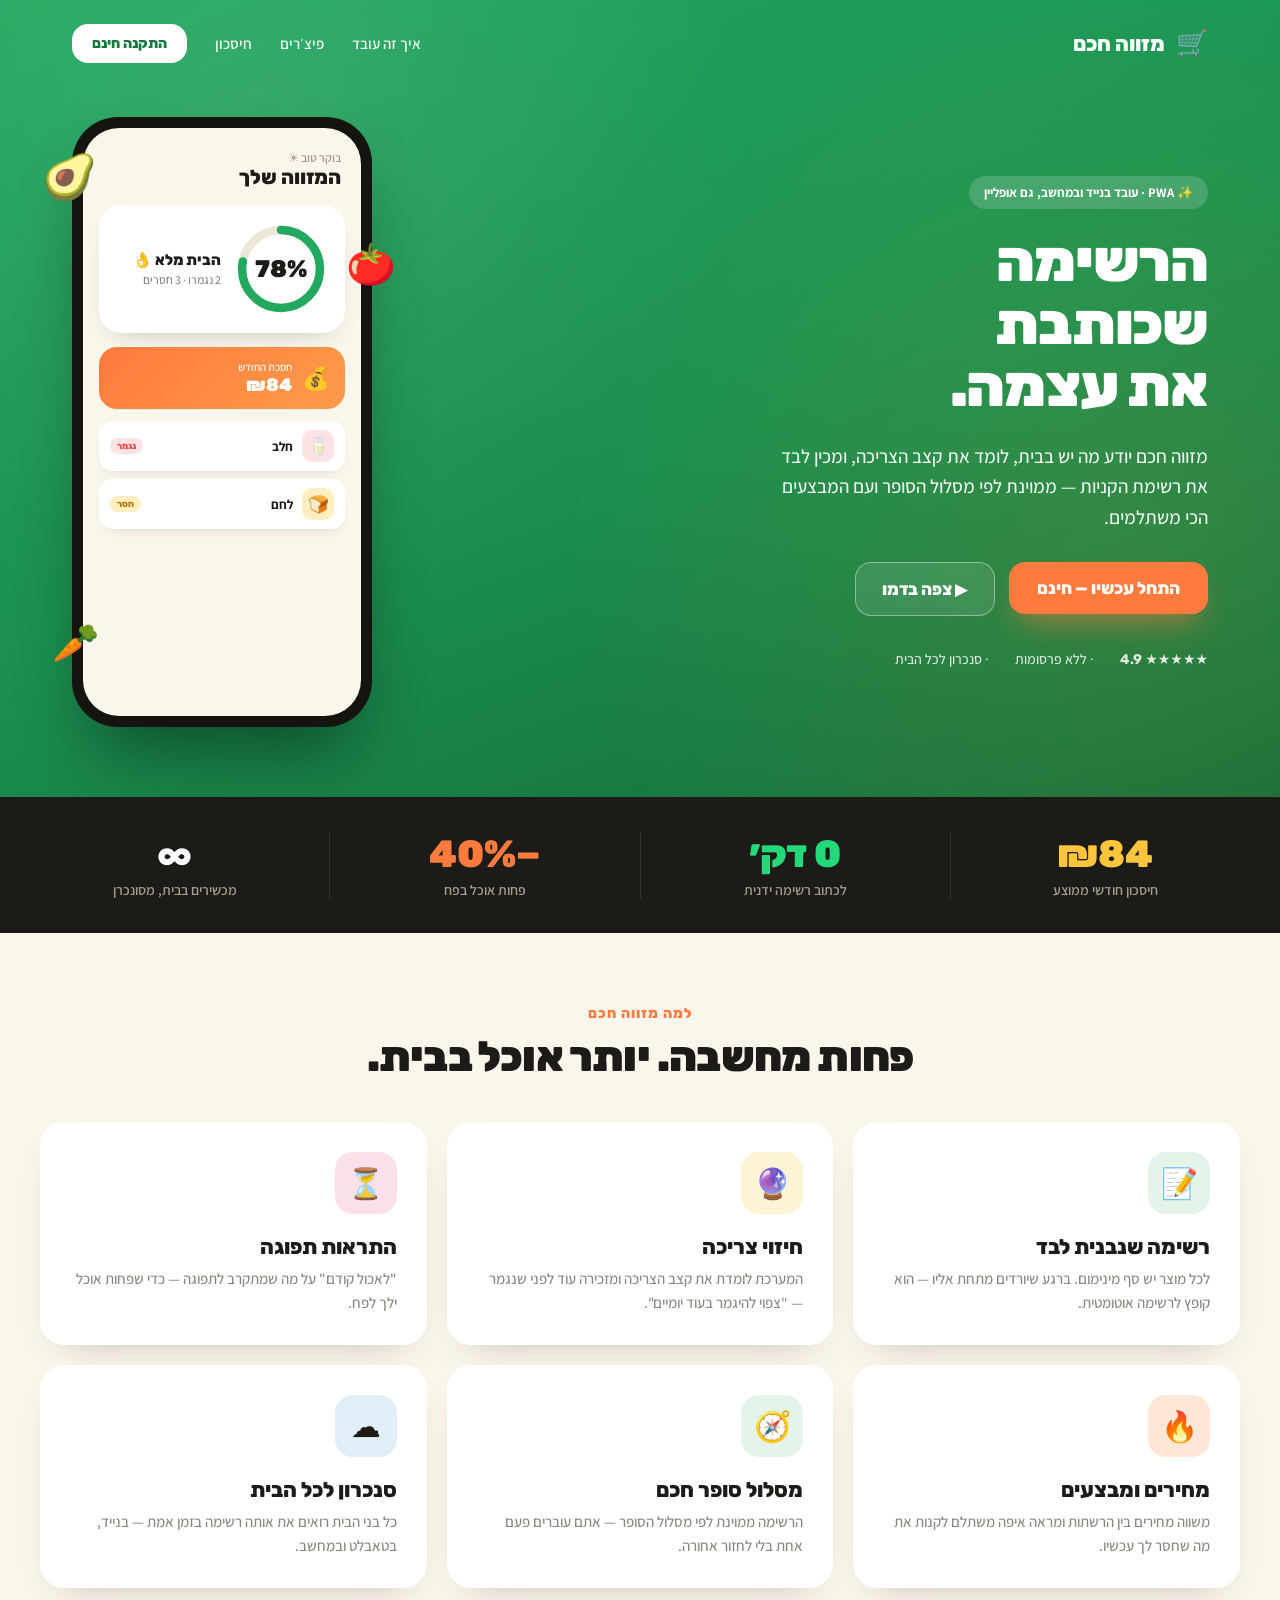
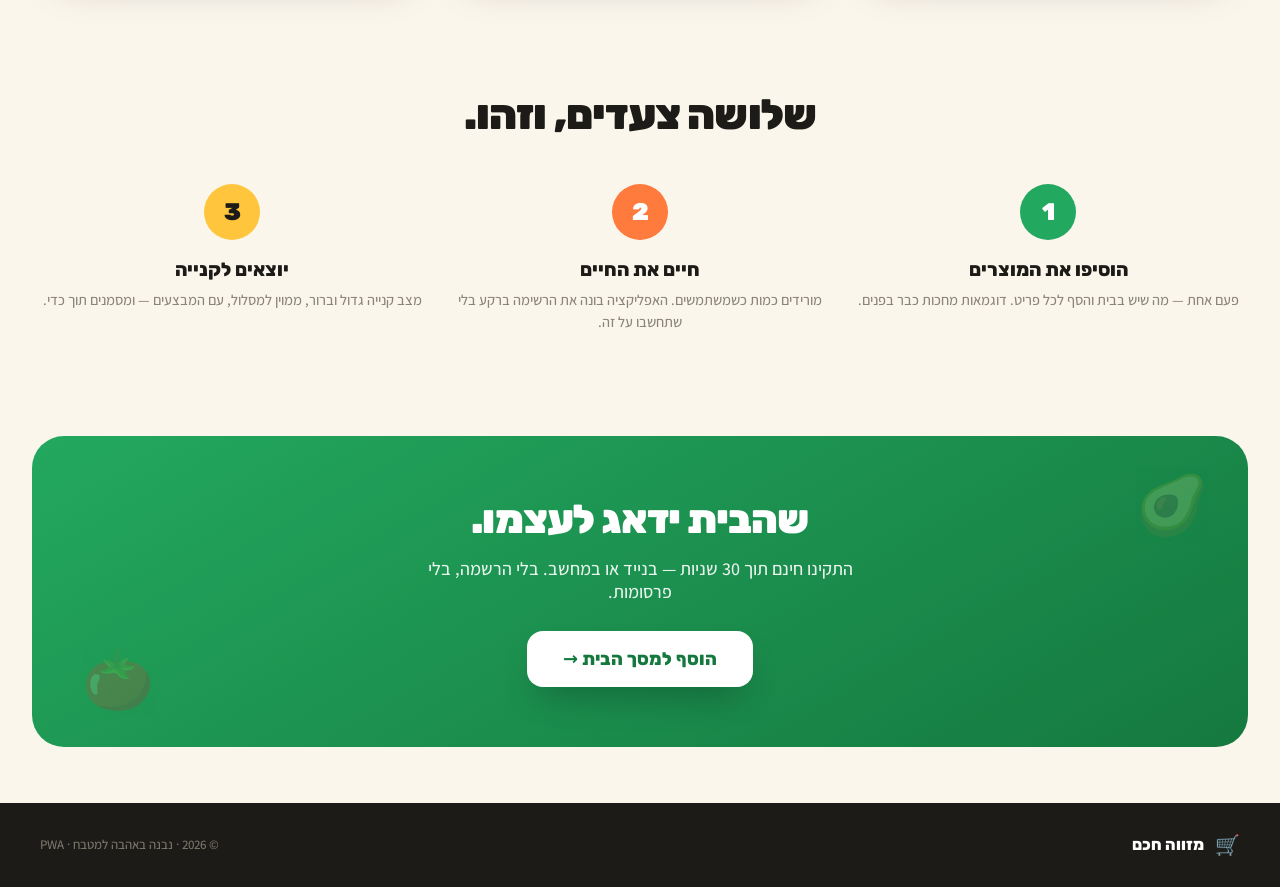
<file: landing.html>
<!DOCTYPE html>
<html lang="he" dir="rtl">
<head>
  <meta charset="UTF-8" />
  <meta name="viewport" content="width=device-width, initial-scale=1" />
  <meta name="theme-color" content="#23A85F" />
  <title>מזווה חכם — הרשימה שכותבת את עצמה</title>
  <meta name="description" content="מזווה חכם יודע מה יש בבית, לומד את קצב הצריכה, ומכין לבד את רשימת הקניות — ממוינת לפי מסלול הסופר ועם המבצעים הכי משתלמים. PWA חינמי, עובד בנייד ובמחשב." />
  <link rel="manifest" href="manifest.webmanifest" />
  <link rel="apple-touch-icon" href="icon.svg" />
  <link rel="preconnect" href="https://fonts.googleapis.com" />
  <link rel="preconnect" href="https://fonts.gstatic.com" crossorigin />
  <link href="https://fonts.googleapis.com/css2?family=Rubik:wght@400;500;600;700;800;900&family=Assistant:wght@400;500;600;700;800&display=swap" rel="stylesheet" />
  <style>
    :root {
      --bg:#FBF6EC; --ink:#1C1B17; --dim:#8A857A; --faint:#A39D8E; --border:#ECE6D6;
      --accent:#23A85F; --accent-deep:#15793F; --accent-soft:#E4F4E8;
      --pop:#FF7A3D; --pop2:#FF9B4A; --sun:#FFC53D;
      --out:#EF4B4B; --out-soft:#FCE2E2; --low:#F5A623; --low-soft:#FFEFC2; --low-text:#B4790A;
      --expiry:#E0518A; --expiry-soft:#FBE0EC;
      --head:'Rubik',system-ui,sans-serif; --body:'Assistant',system-ui,sans-serif;
    }
    * { box-sizing:border-box; }
    html,body { margin:0; padding:0; }
    body { background:var(--bg); color:var(--ink); font-family:var(--body); font-weight:500; direction:rtl; -webkit-font-smoothing:antialiased; overflow-x:hidden; }
    h1,h2,h3 { font-family:var(--head); margin:0; }
    a { text-decoration:none; color:inherit; }
    .wrap { max-width:1200px; margin:0 auto; }
    .btn { border:none; cursor:pointer; font-family:var(--head); font-weight:800; border-radius:16px; }
    @keyframes floaty { 0%,100% { transform:translateY(0) rotate(var(--r,0deg)); } 50% { transform:translateY(-10px) rotate(var(--r,0deg)); } }
    @keyframes gaugeFill { from { stroke-dashoffset:691; } to { stroke-dashoffset:152; } }
    @media (prefers-reduced-motion: reduce) { * { animation:none !important; } }

    /* HERO */
    .hero { position:relative; background:linear-gradient(160deg,#23A85F 0%,#1b8f4f 55%,#136b39 100%); overflow:hidden; }
    .hero::before { content:''; position:absolute; inset:0; opacity:.5; background:radial-gradient(circle at 20% 15%, rgba(255,255,255,.18), transparent 40%), radial-gradient(circle at 88% 70%, rgba(255,197,61,.25), transparent 45%); }
    .hero .wrap { position:relative; padding:0 32px 70px; }
    nav { display:flex; align-items:center; justify-content:space-between; padding:24px 0; color:#fff; }
    .logo { display:flex; align-items:center; gap:11px; font:800 21px var(--head); }
    .navlinks { display:flex; align-items:center; gap:28px; font:600 15px var(--body); }
    .navlinks span { opacity:.9; }
    .nav-cta { background:#fff; color:var(--accent-deep); padding:11px 20px; font-size:14px; }
    .hero-grid { display:flex; align-items:center; gap:40px; margin-top:30px; }
    .hero-text { flex:1; color:#fff; }
    .pill { display:inline-flex; align-items:center; gap:8px; background:rgba(255,255,255,.16); padding:8px 15px; border-radius:30px; font:700 13px var(--body); margin-bottom:22px; }
    .hero-text h1 { font:900 58px/1.08 var(--head); letter-spacing:-1.2px; }
    .hero-text p { margin:22px 0 0; font:500 19px/1.6 var(--body); max-width:440px; color:rgba(255,255,255,.92); }
    .hero-ctas { display:flex; gap:14px; margin-top:30px; flex-wrap:wrap; }
    .cta-pop { background:var(--pop); color:#fff; padding:16px 28px; font-size:17px; box-shadow:0 16px 30px -10px rgba(255,122,61,.6); }
    .cta-ghost { background:rgba(255,255,255,.1); color:#fff; padding:16px 26px; font-size:17px; border:1px solid rgba(255,255,255,.4); }
    .social { display:flex; gap:26px; margin-top:34px; font:500 14px var(--body); color:rgba(255,255,255,.85); flex-wrap:wrap; }
    .social b { font-family:var(--head); }

    /* phone mockup */
    .phone { flex-shrink:0; position:relative; width:300px; }
    .phone .float { position:absolute; font-size:44px; }
    .phone .bezel { width:300px; height:610px; background:#15140f; border-radius:46px; padding:11px; box-shadow:0 40px 70px -20px rgba(0,0,0,.45); }
    .phone .screen { width:100%; height:100%; background:var(--bg); border-radius:36px; overflow:hidden; display:flex; flex-direction:column; }
    .ph-greet { padding:22px 20px 10px; }
    .ph-greet .g { font:600 12px var(--body); color:var(--faint); }
    .ph-greet .t { font:800 20px var(--head); }
    .ph-card { margin:6px 16px; background:#fff; border-radius:22px; padding:18px; box-shadow:0 12px 26px -16px rgba(28,27,23,.3); display:flex; align-items:center; gap:14px; }
    .ph-gauge { position:relative; width:92px; height:92px; flex-shrink:0; }
    .ph-gauge svg { width:92px; height:92px; transform:rotate(-90deg); }
    .ph-gauge .c { position:absolute; inset:0; display:grid; place-items:center; font:900 24px var(--head); }
    .ph-save { margin:8px 16px 0; background:linear-gradient(135deg,var(--pop),var(--pop2)); border-radius:18px; padding:13px 16px; color:#fff; display:flex; align-items:center; gap:10px; }
    .ph-rows { margin:12px 16px 0; display:flex; flex-direction:column; gap:8px; }
    .ph-row { background:#fff; border-radius:14px; padding:9px 11px; display:flex; align-items:center; gap:9px; box-shadow:0 6px 14px -10px rgba(28,27,23,.3); }
    .ph-em { width:32px; height:32px; border-radius:10px; display:grid; place-items:center; font-size:17px; }
    .ph-badge { font:800 9px var(--head); padding:3px 7px; border-radius:12px; margin-inline-start:auto; }

    /* STATS STRIP */
    .stats { display:flex; background:#1C1B17; padding:34px 32px; gap:20px; }
    .stats .wrap { display:flex; gap:20px; width:100%; }
    .stat { flex:1; text-align:center; color:#fff; }
    .stat .n { font:900 38px var(--head); }
    .stat .l { font:600 14px var(--body); color:var(--faint); margin-top:4px; }
    .stat-div { width:1px; background:#34322a; }

    /* SECTIONS */
    section { padding:72px 32px; }
    .eyebrow { font:800 14px var(--head); color:var(--pop); letter-spacing:1px; text-align:center; }
    .sec-title { margin:10px 0 0; font:900 42px var(--head); color:var(--ink); letter-spacing:-.8px; text-align:center; }
    .features { display:grid; grid-template-columns:repeat(3,1fr); gap:20px; margin-top:40px; }
    .feat { background:#fff; border-radius:24px; padding:30px; box-shadow:0 16px 36px -24px rgba(28,27,23,.35); }
    .feat .ic { width:62px; height:62px; border-radius:18px; display:grid; place-items:center; font-size:30px; }
    .feat h3 { margin:20px 0 8px; font:800 21px var(--head); }
    .feat p { margin:0; font:500 15px/1.6 var(--body); color:var(--dim); }

    .steps { display:flex; gap:24px; margin-top:44px; }
    .step { flex:1; text-align:center; }
    .step .num { width:56px; height:56px; margin:0 auto; border-radius:50%; color:#fff; display:grid; place-items:center; font:900 24px var(--head); }
    .step h3 { margin:18px 0 8px; font:800 19px var(--head); }
    .step p { margin:0; font:500 14.5px/1.55 var(--body); color:var(--dim); }

    .final { margin:30px 32px 56px; background:linear-gradient(150deg,var(--accent),var(--accent-deep)); border-radius:32px; padding:60px; text-align:center; position:relative; overflow:hidden; }
    .final .f { position:absolute; font-size:58px; opacity:.18; }
    .final h2 { font:900 40px var(--head); color:#fff; letter-spacing:-.8px; }
    .final p { margin:14px auto 0; font:500 18px var(--body); color:rgba(255,255,255,.9); max-width:440px; }
    .final .btn { margin-top:28px; background:#fff; color:var(--accent-deep); padding:17px 36px; font-size:18px; box-shadow:0 18px 36px -12px rgba(0,0,0,.3); }

    footer { background:#1C1B17; padding:30px 32px; }
    footer .wrap { display:flex; align-items:center; justify-content:space-between; }
    footer .logo { color:#fff; font-size:16px; }
    footer .cp { font:500 13px var(--body); color:#7d786c; }

    /* responsive */
    @media (max-width: 860px) {
      .navlinks span { display:none; }
      .hero-grid { flex-direction:column; gap:30px; }
      .hero-text h1 { font-size:42px; }
      .hero-text p { font-size:17px; max-width:none; }
      .stats .wrap { flex-wrap:wrap; }
      .stat { flex:1 1 40%; }
      .stat-div { display:none; }
      .features { grid-template-columns:1fr; }
      .steps { flex-direction:column; }
      .sec-title { font-size:30px; }
      .final { padding:40px 24px; }
      .final h2 { font-size:30px; }
      section { padding:50px 24px; }
    }
  </style>
</head>
<body>
  <!-- HERO -->
  <header class="hero">
    <div class="wrap">
      <nav>
        <div class="logo"><span style="font-size:26px">🛒</span><span>מזווה חכם</span></div>
        <div class="navlinks">
          <span>איך זה עובד</span><span>פיצ׳רים</span><span>חיסכון</span>
          <a href="index.html"><button class="btn nav-cta">התקנה חינם</button></a>
        </div>
      </nav>
      <div class="hero-grid">
        <div class="hero-text">
          <div class="pill">✨ PWA · עובד בנייד ובמחשב, גם אופליין</div>
          <h1>הרשימה<br>שכותבת<br>את עצמה.</h1>
          <p>מזווה חכם יודע מה יש בבית, לומד את קצב הצריכה, ומכין לבד את רשימת הקניות — ממוינת לפי מסלול הסופר ועם המבצעים הכי משתלמים.</p>
          <div class="hero-ctas">
            <a href="index.html"><button class="btn cta-pop">התחל עכשיו — חינם</button></a>
            <a href="index.html"><button class="btn cta-ghost">▶ צפה בדמו</button></a>
          </div>
          <div class="social">
            <span>★★★★★ <b>4.9</b></span><span>· ללא פרסומות</span><span>· סנכרון לכל הבית</span>
          </div>
        </div>
        <!-- phone mockup -->
        <div class="phone">
          <div class="float" style="left:-30px; top:30px; --r:-12deg; animation:floaty 4s ease-in-out infinite;">🥑</div>
          <div class="float" style="right:-24px; top:120px; --r:10deg; font-size:40px; animation:floaty 3.5s ease-in-out .4s infinite;">🍅</div>
          <div class="float" style="left:-20px; bottom:60px; --r:8deg; font-size:38px; animation:floaty 3.8s ease-in-out .2s infinite;">🥕</div>
          <div class="bezel">
            <div class="screen">
              <div class="ph-greet"><div class="g">בוקר טוב ☀️</div><div class="t">המזווה שלך</div></div>
              <div class="ph-card">
                <div class="ph-gauge">
                  <svg viewBox="0 0 260 260"><circle cx="130" cy="130" r="110" fill="none" stroke="#EDE7D7" stroke-width="24"/><circle cx="130" cy="130" r="110" fill="none" stroke="#23A85F" stroke-width="24" stroke-linecap="round" stroke-dasharray="691" stroke-dashoffset="691" style="animation:gaugeFill 1.7s cubic-bezier(.2,.8,.2,1) .5s forwards"/></svg>
                  <div class="c">78%</div>
                </div>
                <div><div style="font:800 15px var(--head)">הבית מלא 👌</div><div style="font:500 12px var(--body); color:var(--dim); margin-top:3px">2 נגמרו · 3 חסרים</div></div>
              </div>
              <div class="ph-save"><span style="font-size:22px">💰</span><div><div style="font:600 11px var(--body); opacity:.9">חסכת החודש</div><div style="font:900 18px var(--head)">₪84</div></div></div>
              <div class="ph-rows">
                <div class="ph-row"><div class="ph-em" style="background:var(--out-soft)">🥛</div><div style="flex:1; font:700 13px var(--body)">חלב</div><span class="ph-badge" style="background:var(--out-soft); color:var(--out)">נגמר</span></div>
                <div class="ph-row"><div class="ph-em" style="background:var(--low-soft)">🍞</div><div style="flex:1; font:700 13px var(--body)">לחם</div><span class="ph-badge" style="background:var(--low-soft); color:var(--low-text)">חסר</span></div>
              </div>
            </div>
          </div>
        </div>
      </div>
    </div>
  </header>

  <!-- STATS -->
  <div class="stats">
    <div class="wrap">
      <div class="stat"><div class="n" style="color:var(--sun)">₪84</div><div class="l">חיסכון חודשי ממוצע</div></div>
      <div class="stat-div"></div>
      <div class="stat"><div class="n" style="color:#23d97a">0 דק׳</div><div class="l">לכתוב רשימה ידנית</div></div>
      <div class="stat-div"></div>
      <div class="stat"><div class="n" style="color:var(--pop)">−40%</div><div class="l">פחות אוכל בפח</div></div>
      <div class="stat-div"></div>
      <div class="stat"><div class="n">∞</div><div class="l">מכשירים בבית, מסונכרן</div></div>
    </div>
  </div>

  <!-- FEATURES -->
  <section>
    <div class="wrap">
      <div class="eyebrow">למה מזווה חכם</div>
      <h2 class="sec-title">פחות מחשבה. יותר אוכל בבית.</h2>
      <div class="features">
        <div class="feat"><div class="ic" style="background:var(--accent-soft)">📝</div><h3>רשימה שנבנית לבד</h3><p>לכל מוצר יש סף מינימום. ברגע שיורדים מתחת אליו — הוא קופץ לרשימה אוטומטית.</p></div>
        <div class="feat"><div class="ic" style="background:#FFF3D6">🔮</div><h3>חיזוי צריכה</h3><p>המערכת לומדת את קצב הצריכה ומזכירה עוד לפני שנגמר — "צפוי להיגמר בעוד יומיים".</p></div>
        <div class="feat"><div class="ic" style="background:var(--expiry-soft)">⏳</div><h3>התראות תפוגה</h3><p>"לאכול קודם" על מה שמתקרב לתפוגה — כדי שפחות אוכל ילך לפח.</p></div>
        <div class="feat"><div class="ic" style="background:#FFE6D6">🔥</div><h3>מחירים ומבצעים</h3><p>משווה מחירים בין הרשתות ומראה איפה משתלם לקנות את מה שחסר לך עכשיו.</p></div>
        <div class="feat"><div class="ic" style="background:var(--accent-soft)">🧭</div><h3>מסלול סופר חכם</h3><p>הרשימה ממוינת לפי מסלול הסופר — אתם עוברים פעם אחת בלי לחזור אחורה.</p></div>
        <div class="feat"><div class="ic" style="background:#E0EEF8">☁️</div><h3>סנכרון לכל הבית</h3><p>כל בני הבית רואים את אותה רשימה בזמן אמת — בנייד, בטאבלט ובמחשב.</p></div>
      </div>
    </div>
  </section>

  <!-- HOW IT WORKS -->
  <section style="padding-top:20px">
    <div class="wrap">
      <h2 class="sec-title" style="margin-bottom:0">שלושה צעדים, וזהו.</h2>
      <div class="steps">
        <div class="step"><div class="num" style="background:var(--accent)">1</div><h3>הוסיפו את המוצרים</h3><p>פעם אחת — מה שיש בבית והסף לכל פריט. דוגמאות מחכות כבר בפנים.</p></div>
        <div class="step"><div class="num" style="background:var(--pop)">2</div><h3>חיים את החיים</h3><p>מורידים כמות כשמשתמשים. האפליקציה בונה את הרשימה ברקע בלי שתחשבו על זה.</p></div>
        <div class="step"><div class="num" style="background:var(--sun); color:var(--ink)">3</div><h3>יוצאים לקנייה</h3><p>מצב קנייה גדול וברור, ממוין למסלול, עם המבצעים — ומסמנים תוך כדי.</p></div>
      </div>
    </div>
  </section>

  <!-- FINAL CTA -->
  <div class="final">
    <div class="f" style="right:40px; top:30px; animation:floaty 4s ease-in-out infinite">🥑</div>
    <div class="f" style="left:50px; bottom:30px; animation:floaty 3.6s ease-in-out .4s infinite">🍅</div>
    <h2>שהבית ידאג לעצמו.</h2>
    <p>התקינו חינם תוך 30 שניות — בנייד או במחשב. בלי הרשמה, בלי פרסומות.</p>
    <a href="index.html"><button class="btn">הוסף למסך הבית →</button></a>
  </div>

  <!-- FOOTER -->
  <footer>
    <div class="wrap">
      <div class="logo"><span style="font-size:20px">🛒</span><span>מזווה חכם</span></div>
      <div class="cp">© 2026 · נבנה באהבה למטבח · PWA</div>
    </div>
  </footer>
</body>
</html>
</file>
